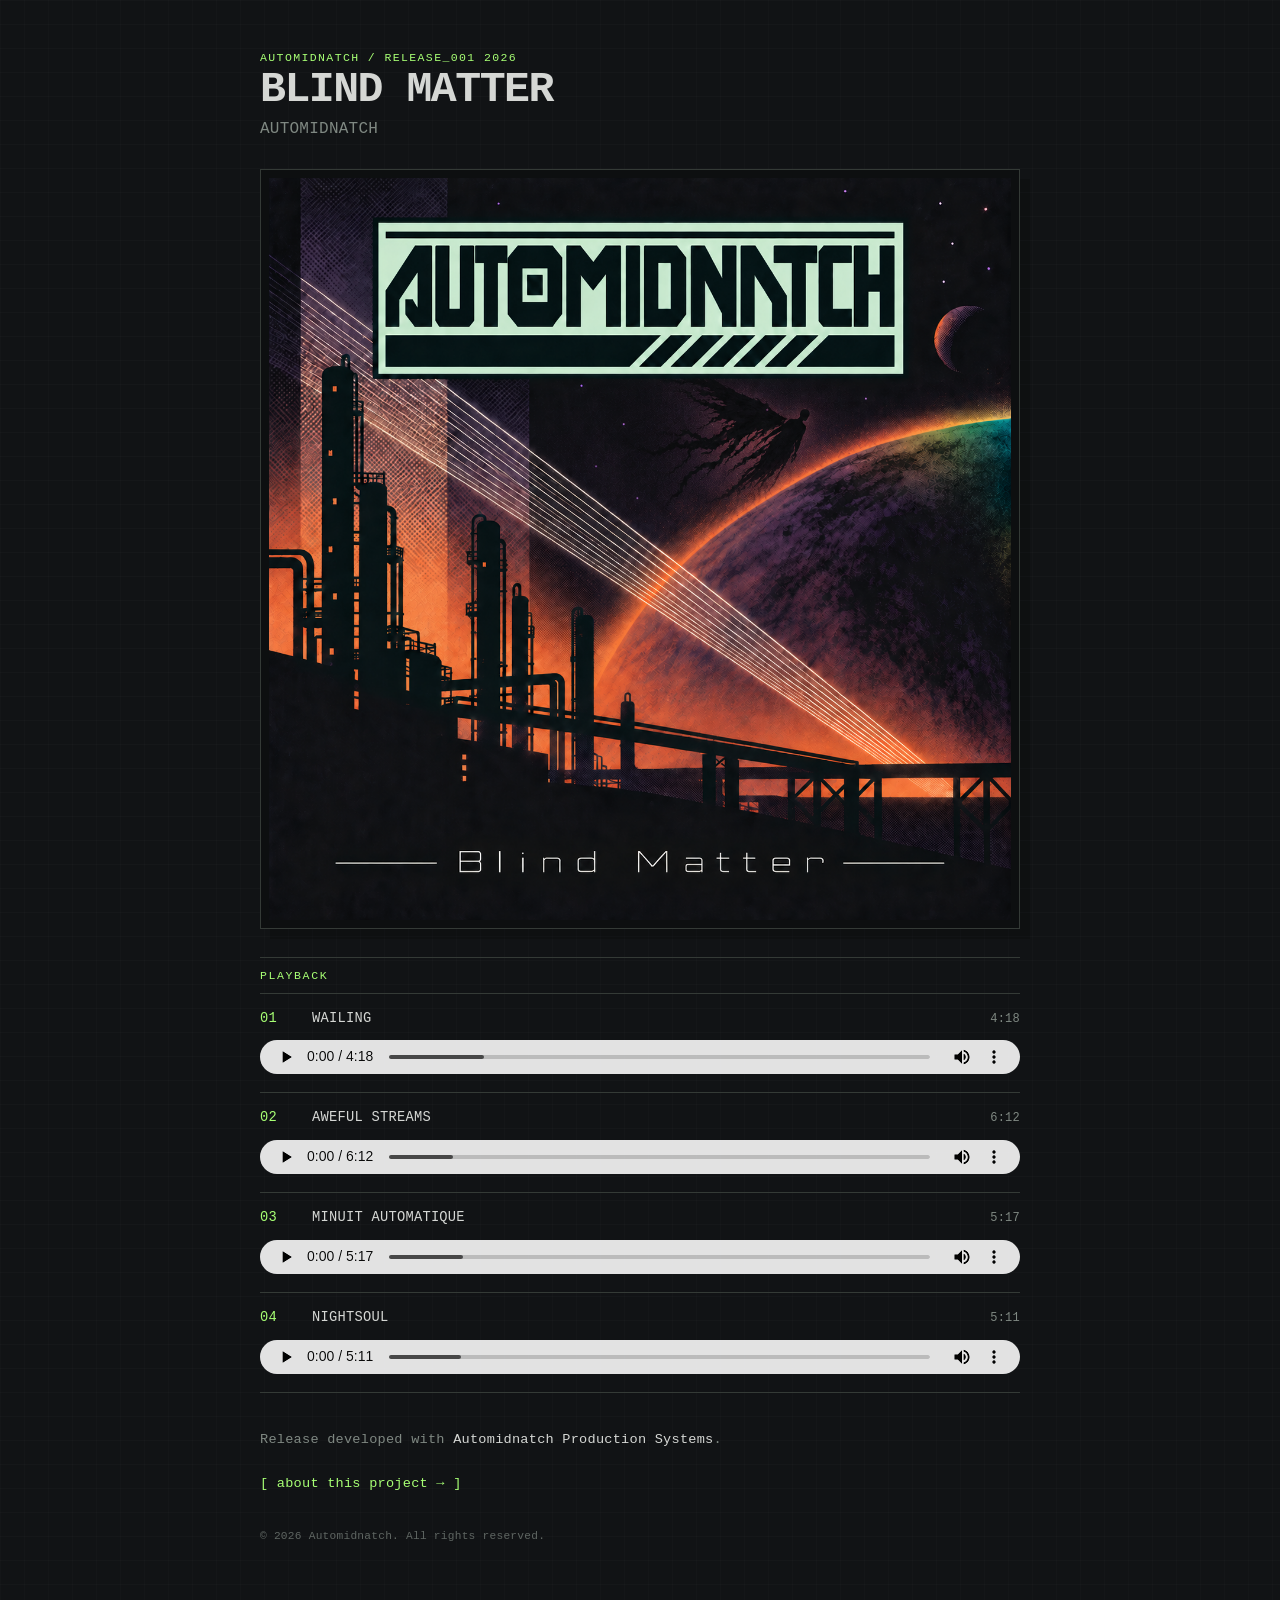
<file: index.html>
<!doctype html>
<html lang="en">
<head>
  <meta charset="utf-8">
  <meta name="viewport" content="width=device-width, initial-scale=1">
  <meta name="description" content="Automidnatch release page">
  <title>AUTOMIDNATCH — BLIND MATTER</title>
  <link rel="stylesheet" href="assets/css/style.css">
</head>
<body class="release-page">
  <main class="shell shell--release">
    <header class="release-header">
      <div class="micro-label">AUTOMIDNATCH / RELEASE_001 2026</div>
      <h1>BLIND MATTER</h1>
      <p class="artist">AUTOMIDNATCH</p>
    </header>

    <section class="cover-block">
      <img
        src="assets/images/cover-placeholder.png"
        alt="Release cover"
        class="cover"
      >
    </section>

    <section class="player-panel" aria-label="Release player">
      <div class="player-title">PLAYBACK</div>

      <article class="track" data-track="01">
        <div class="track-meta">
          <span class="track-number">01</span>
          <span class="track-name">WAILING</span>
          <span class="track-duration">--:--</span>
        </div>
        <audio controls preload="metadata">
          <source src="assets/audio/final/01 Wailing.mp3" type="audio/mpeg">
        </audio>
      </article>

      <article class="track" data-track="02">
        <div class="track-meta">
          <span class="track-number">02</span>
          <span class="track-name">AWEFUL STREAMS</span>
          <span class="track-duration">--:--</span>
        </div>
        <audio controls preload="metadata">
          <source src="assets/audio/final/02 Aweful Streams.mp3" type="audio/mpeg">
        </audio>
      </article>

      <article class="track" data-track="03">
        <div class="track-meta">
          <span class="track-number">03</span>
          <span class="track-name">MINUIT AUTOMATIQUE</span>
          <span class="track-duration">--:--</span>
        </div>
        <audio controls preload="metadata">
          <source src="assets/audio/final/03 Minuit Automatique.mp3" type="audio/mpeg">
        </audio>
      </article>

      <article class="track" data-track="04">
        <div class="track-meta">
          <span class="track-number">04</span>
          <span class="track-name">NIGHTSOUL</span>
          <span class="track-duration">--:--</span>
        </div>
        <audio controls preload="metadata">
          <source src="assets/audio/final/04 Nightsoul.mp3" type="audio/mpeg">
        </audio>
      </article>
    </section>

    <footer class="release-footer">
      <p>Release developed with <strong>Automidnatch Production Systems</strong>.</p>
      <a class="terminal-link" href="about.html">[ about this project → ]</a>
      <p class="copyright">
      © 2026 Automidnatch. All rights reserved.
      </p>
    </footer>
  </main>

  <script src="assets/js/site.js"></script>
</body>
</html>
</file>
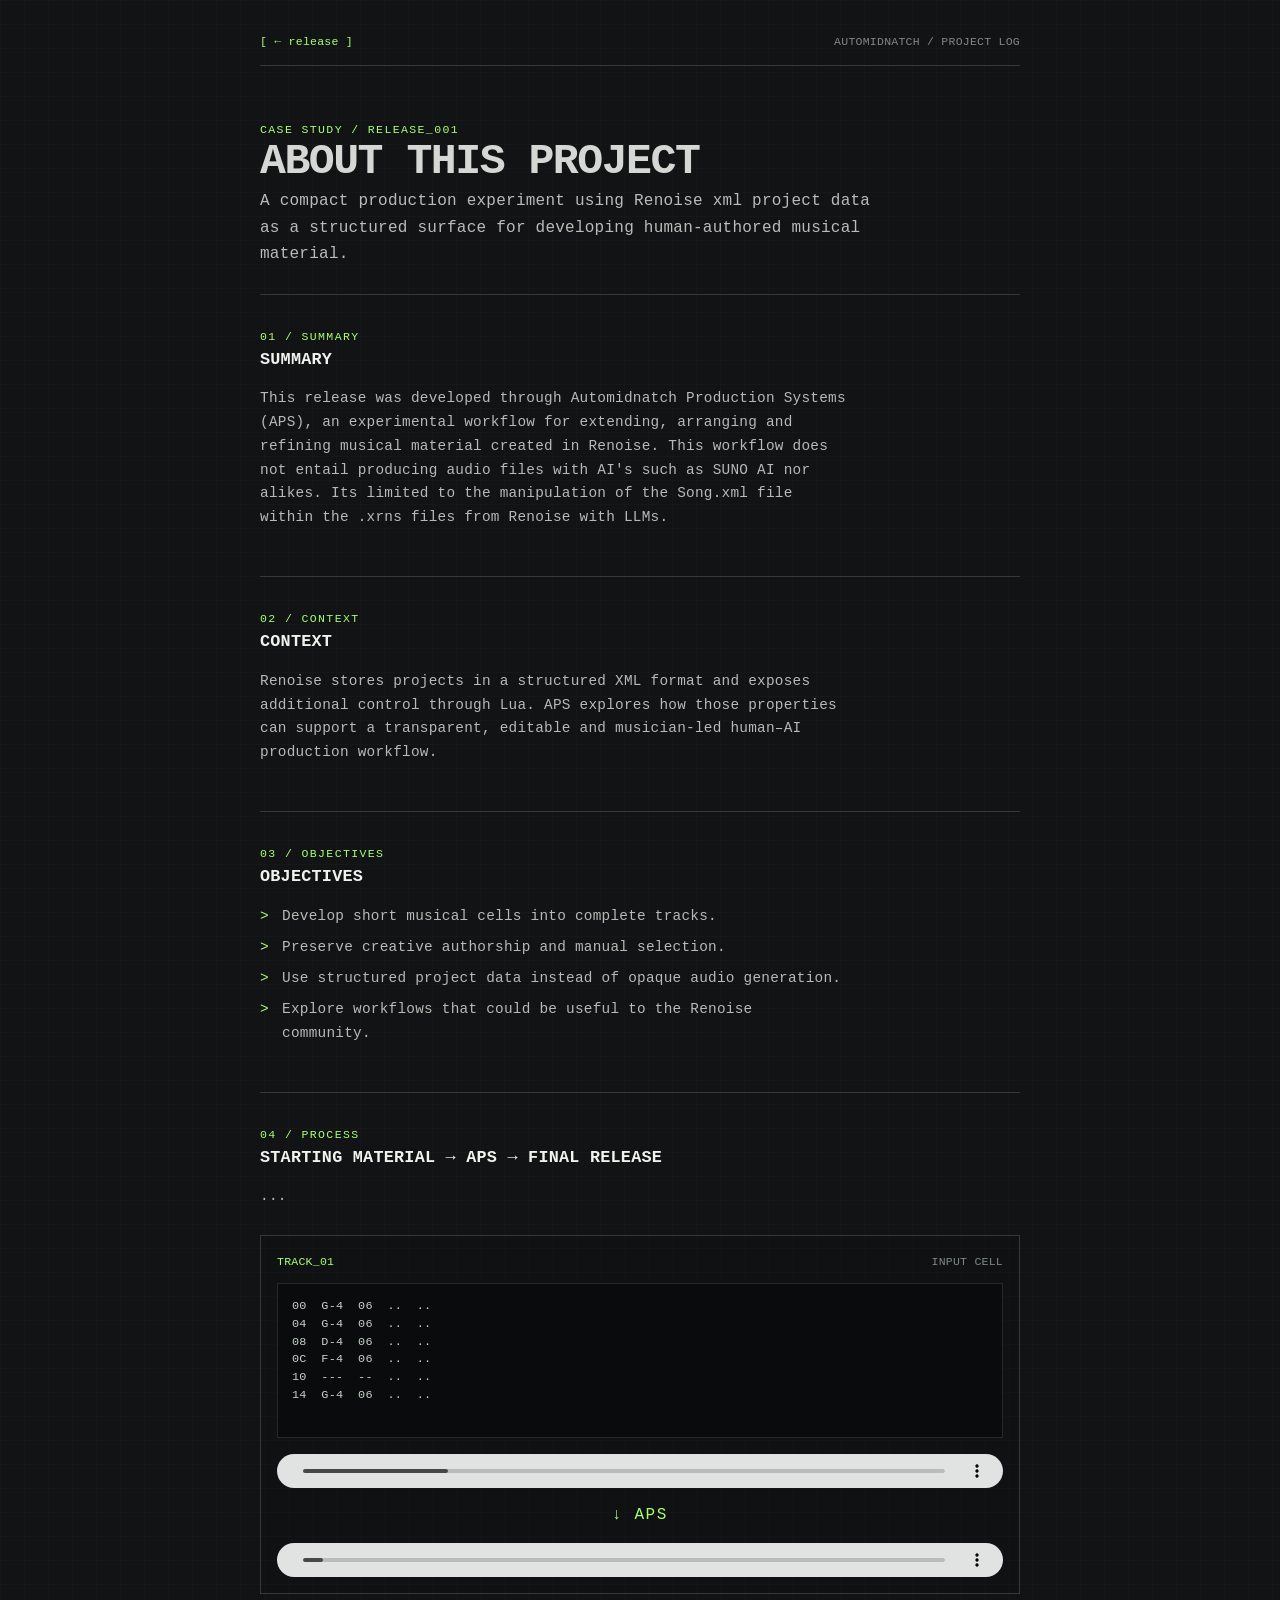
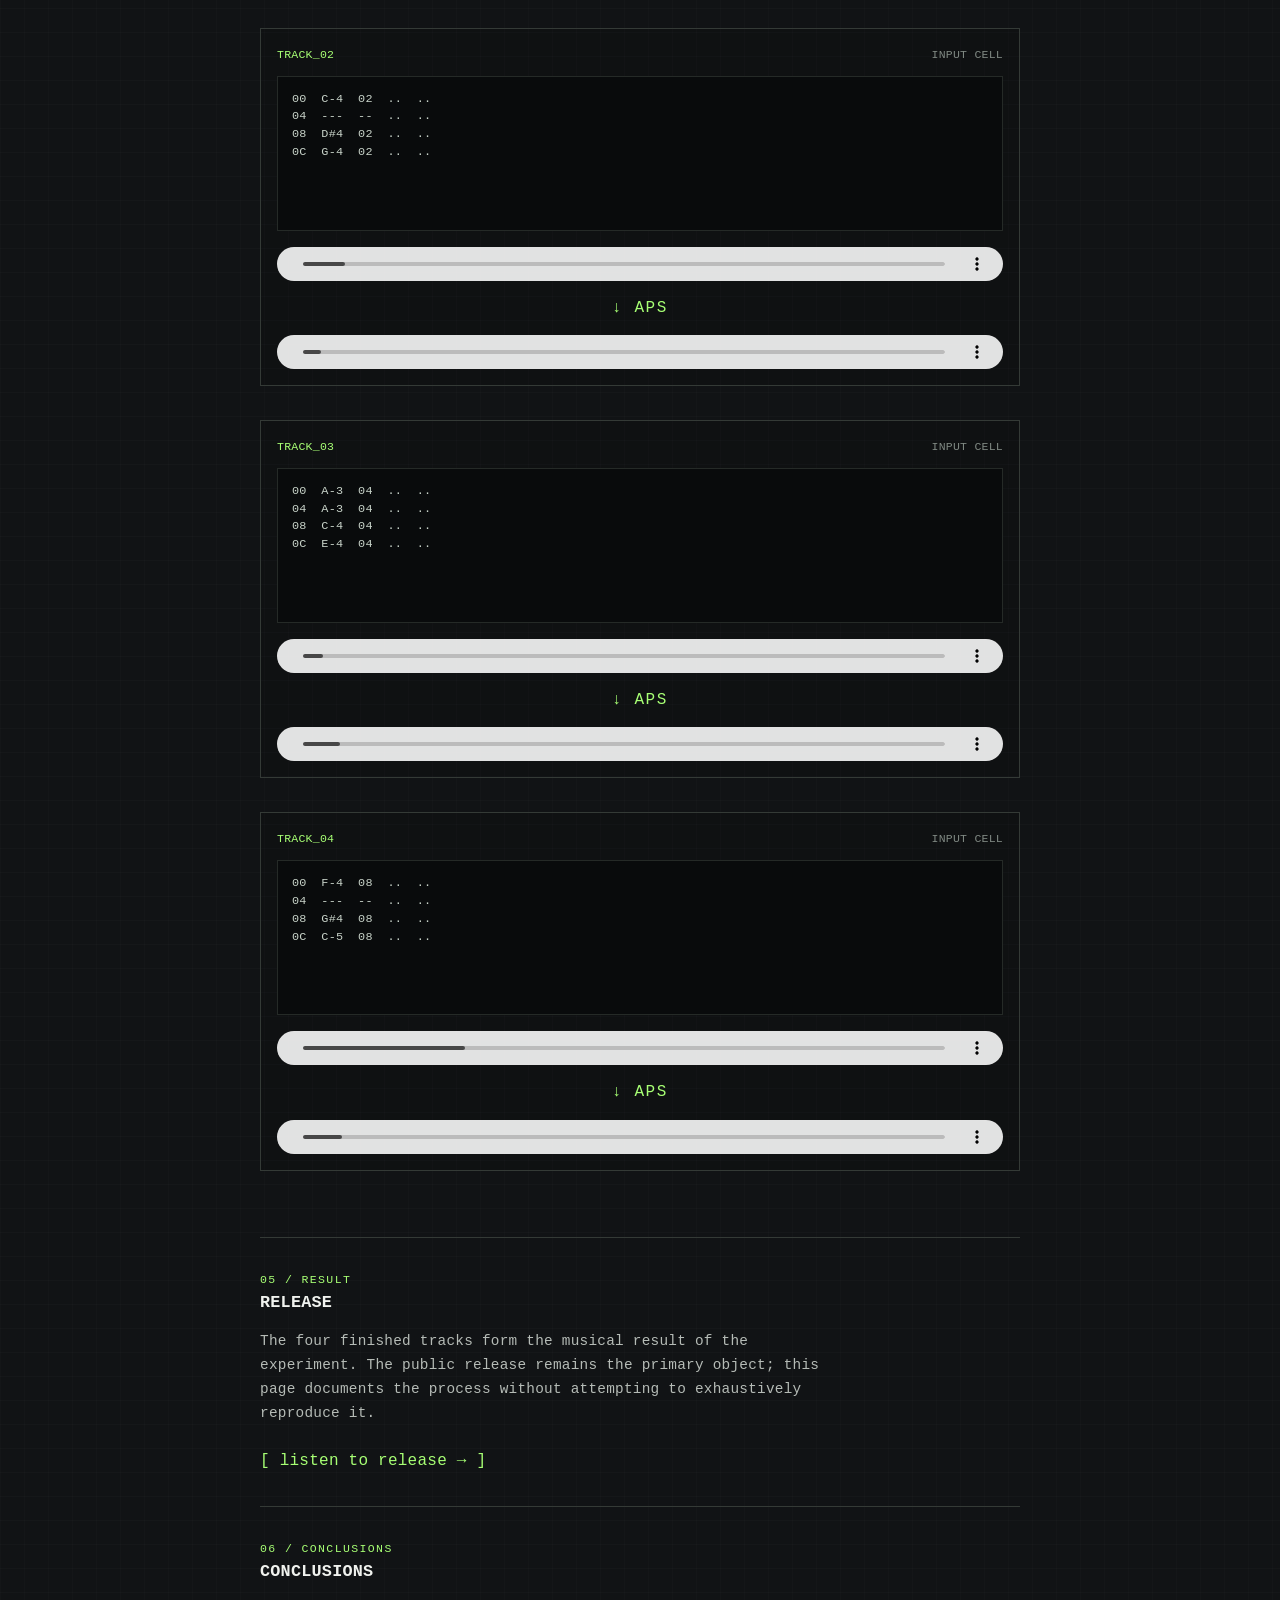
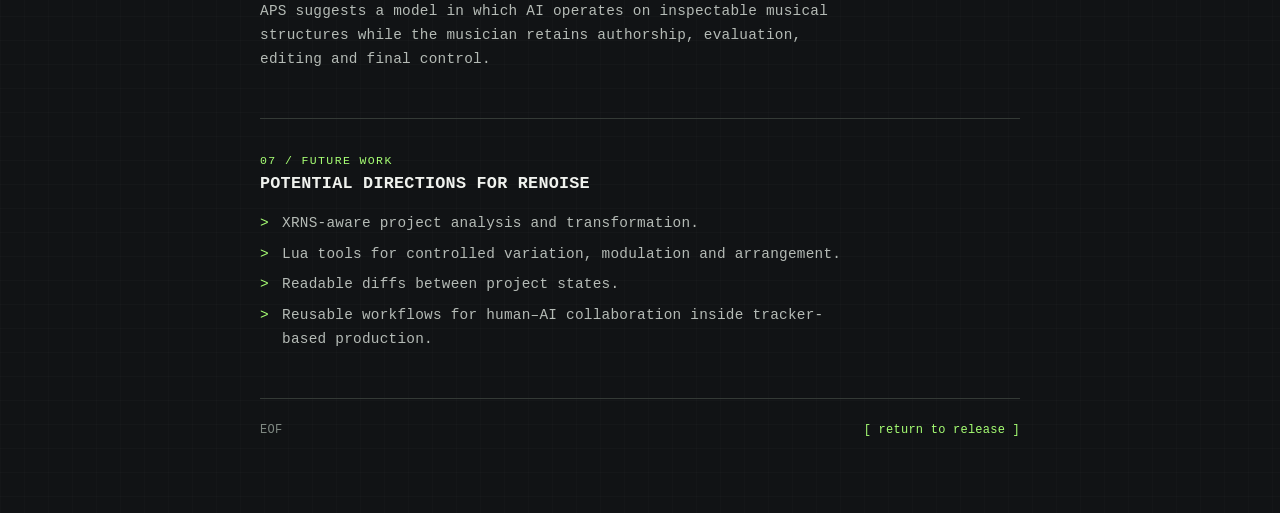
<file: about.html>
<!doctype html>
<html lang="en">
<head>
  <meta charset="utf-8">
  <meta name="viewport" content="width=device-width, initial-scale=1">
  <meta name="description" content="About the Automidnatch Production Systems release experiment">
  <title>ABOUT THIS PROJECT — AUTOMIDNATCH</title>
  <link rel="stylesheet" href="assets/css/style.css">
</head>
<body class="about-page">
  <main class="shell shell--about">

    <nav class="top-nav">
      <a class="terminal-link" href="index.html">[ ← release ]</a>
      <span>AUTOMIDNATCH / PROJECT LOG</span>
    </nav>

    <header class="about-header">
      <div class="micro-label">CASE STUDY / RELEASE_001</div>
      <h1>ABOUT THIS PROJECT</h1>
      <p class="lede">
        A compact production experiment using Renoise xml project data as a structured surface
        for developing human-authored musical material.
      </p>
    </header>

    <section class="log-section">
      <div class="section-tag">01 / SUMMARY</div>
      <h2>Summary</h2>
      <p>
        This release was developed through Automidnatch Production Systems (APS), an experimental
        workflow for extending, arranging and refining musical material created in Renoise. This workflow does not entail producing audio files with AI's such as SUNO AI nor alikes. Its limited to the manipulation of the Song.xml file within the .xrns files from Renoise with LLMs.
      </p>
    </section>

    <section class="log-section">
      <div class="section-tag">02 / CONTEXT</div>
      <h2>Context</h2>
      <p>
        Renoise stores projects in a structured XML format and exposes additional control through Lua.
        APS explores how those properties can support a transparent, editable and musician-led
        human–AI production workflow.
      </p>
    </section>

    <section class="log-section">
      <div class="section-tag">03 / OBJECTIVES</div>
      <h2>Objectives</h2>
      <ul class="terminal-list">
        <li>Develop short musical cells into complete tracks.</li>
        <li>Preserve creative authorship and manual selection.</li>
        <li>Use structured project data instead of opaque audio generation.</li>
        <li>Explore workflows that could be useful to the Renoise community.</li>
      </ul>
    </section>

    <section class="log-section process-section">
      <div class="section-tag">04 / PROCESS</div>
      <h2>Starting material → APS → final release</h2>
      <p class="section-intro">
        ...
      </p>

      <article class="aps-entry">
        <div class="aps-entry__header">
          <span>TRACK_01</span><span>INPUT CELL</span>
        </div>
        <pre class="tracker-block" data-snippet="assets/snippets/01.txt">Loading snippet…</pre>
        <audio controls preload="metadata">
          <source src="assets/audio/pre-aps/01 Wailing.mp3" type="audio/mpeg">
        </audio>
        <div class="transform-arrow">↓ APS</div>
        <audio controls preload="metadata">
          <source src="assets/audio/final/01 Wailing.mp3" type="audio/mpeg">
        </audio>
      </article>

      <article class="aps-entry">
        <div class="aps-entry__header">
          <span>TRACK_02</span><span>INPUT CELL</span>
        </div>
        <pre class="tracker-block" data-snippet="assets/snippets/02.txt">Loading snippet…</pre>
        <audio controls preload="metadata">
          <source src="assets/audio/pre-aps/02 Aweful Streams.mp3" type="audio/mpeg">
        </audio>
        <div class="transform-arrow">↓ APS</div>
        <audio controls preload="metadata">
          <source src="assets/audio/final/02 Aweful Streams.mp3" type="audio/mpeg">
        </audio>
      </article>

      <article class="aps-entry">
        <div class="aps-entry__header">
          <span>TRACK_03</span><span>INPUT CELL</span>
        </div>
        <pre class="tracker-block" data-snippet="assets/snippets/03.txt">Loading snippet…</pre>
        <audio controls preload="metadata">
          <source src="assets/audio/pre-aps/03 Minuit Automatique.mp3" type="audio/mpeg">
        </audio>
        <div class="transform-arrow">↓ APS</div>
        <audio controls preload="metadata">
          <source src="assets/audio/final/03 Minuit Automatique.mp3" type="audio/mpeg">
        </audio>
      </article>

      <article class="aps-entry">
        <div class="aps-entry__header">
          <span>TRACK_04</span><span>INPUT CELL</span>
        </div>
        <pre class="tracker-block" data-snippet="assets/snippets/04.txt">Loading snippet…</pre>
        <audio controls preload="metadata">
          <source src="assets/audio/pre-aps/04 Nightsoul.mp3" type="audio/mpeg">
        </audio>
        <div class="transform-arrow">↓ APS</div>
        <audio controls preload="metadata">
          <source src="assets/audio/final/04 Nightsoul.mp3" type="audio/mpeg">
        </audio>
      </article>
    </section>

    <section class="log-section">
      <div class="section-tag">05 / RESULT</div>
      <h2>Release</h2>
      <p>
        The four finished tracks form the musical result of the experiment. The public release remains
        the primary object; this page documents the process without attempting to exhaustively reproduce it.
      </p>
      <a class="terminal-link" href="index.html">[ listen to release → ]</a>
    </section>

    <section class="log-section">
      <div class="section-tag">06 / CONCLUSIONS</div>
      <h2>Conclusions</h2>
      <p>
        APS suggests a model in which AI operates on inspectable musical structures while the musician
        retains authorship, evaluation, editing and final control.
      </p>
    </section>

    <section class="log-section">
      <div class="section-tag">07 / FUTURE WORK</div>
      <h2>Potential directions for Renoise</h2>
      <ul class="terminal-list">
        <li>XRNS-aware project analysis and transformation.</li>
        <li>Lua tools for controlled variation, modulation and arrangement.</li>
        <li>Readable diffs between project states.</li>
        <li>Reusable workflows for human–AI collaboration inside tracker-based production.</li>
      </ul>
    </section>

    <footer class="project-footer">
      <span>EOF</span>
      <a class="terminal-link" href="index.html">[ return to release ]</a>
    </footer>
  </main>

  <script src="assets/js/site.js"></script>
</body>
</html>
</file>
<file: assets/css/style.css>
:root {
  --bg: #111315;
  --panel: #181b1d;
  --panel-2: #0d0f10;
  --text: #d5d7d4;
  --muted: #7f8882;
  --line: #343a36;
  --accent: #a7ff74;
  --accent-dim: #6e9f56;
  --warning: #d8c16f;
  --max: 760px;
  --mono: "Courier New", "Liberation Mono", monospace;
}

* { box-sizing: border-box; }

html { background: var(--bg); }

body {
  margin: 0;
  background:
    linear-gradient(rgba(255,255,255,.015) 1px, transparent 1px),
    linear-gradient(90deg, rgba(255,255,255,.01) 1px, transparent 1px),
    var(--bg);
  background-size: 24px 24px;
  color: var(--text);
  font-family: var(--mono);
  line-height: 1.65;
  letter-spacing: .015em;
}

a { color: inherit; }

.shell {
  width: min(calc(100% - 32px), var(--max));
  margin: 0 auto;
}

.shell--release {
  min-height: 100vh;
  padding: 48px 0 64px;
}

.shell--about {
  padding: 32px 0 72px;
}

.release-header,
.about-header {
  margin-bottom: 26px;
}

.micro-label,
.section-tag {
  color: var(--accent);
  font-size: .72rem;
  letter-spacing: .12em;
  text-transform: uppercase;
}

h1, h2, p { margin-top: 0; }

h1 {
  margin-bottom: 4px;
  font-size: clamp(1.65rem, 5vw, 2.7rem);
  font-weight: 700;
  line-height: 1.05;
  letter-spacing: -.035em;
}

h2 {
  font-size: 1.05rem;
  color: #f0f2ee;
  margin-bottom: 14px;
  text-transform: uppercase;
}

.artist {
  color: var(--muted);
  margin-bottom: 0;
}

.cover-block {
  border: 1px solid var(--line);
  background: var(--panel-2);
  padding: 8px;
  box-shadow: 10px 10px 0 rgba(0,0,0,.18);
}

.cover {
  display: block;
  width: 100%;
  aspect-ratio: 1;
  object-fit: cover;
  filter: saturate(.92) contrast(1.03);
}

.player-panel {
  margin-top: 28px;
  border-top: 1px solid var(--line);
}

.player-title {
  padding: 8px 0;
  color: var(--accent);
  font-size: .72rem;
  letter-spacing: .14em;
  border-bottom: 1px solid var(--line);
}

.track {
  padding: 14px 0 18px;
  border-bottom: 1px solid var(--line);
}

.track-meta {
  display: grid;
  grid-template-columns: 42px 1fr auto;
  gap: 10px;
  align-items: baseline;
  margin-bottom: 10px;
  font-size: .86rem;
}

.track-number {
  color: var(--accent);
}

.track-duration {
  color: var(--muted);
  font-size: .75rem;
}

audio {
  display: block;
  width: 100%;
  height: 34px;
  filter: grayscale(1) contrast(1.25);
  opacity: .88;
}

.release-footer {
  margin-top: 36px;
  color: var(--muted);
  font-size: .85rem;
}

.release-footer strong {
  color: var(--text);
  font-weight: 400;
}

.terminal-link {
  display: inline-block;
  margin-top: 8px;
  color: var(--accent);
  text-decoration: none;
}

.terminal-link:hover,
.terminal-link:focus {
  color: #111;
  background: var(--accent);
  outline: none;
}

.top-nav {
  display: flex;
  justify-content: space-between;
  gap: 18px;
  padding-bottom: 14px;
  margin-bottom: 54px;
  border-bottom: 1px solid var(--line);
  color: var(--muted);
  font-size: .72rem;
}

.top-nav .terminal-link { margin-top: 0; }

.lede {
  max-width: 64ch;
  color: #b9bdb8;
  font-size: 1rem;
}

.log-section {
  padding: 32px 0;
  border-top: 1px solid var(--line);
}

.log-section p,
.terminal-list {
  max-width: 68ch;
  color: #b5bbb6;
  font-size: .9rem;
}

.terminal-list {
  padding-left: 0;
  list-style: none;
}

.terminal-list li {
  position: relative;
  padding-left: 22px;
  margin-bottom: 7px;
}

.terminal-list li::before {
  content: ">";
  position: absolute;
  left: 0;
  color: var(--accent);
}

.section-intro {
  margin-bottom: 26px;
}

.aps-entry {
  margin: 26px 0 34px;
  padding: 16px;
  border: 1px solid var(--line);
  background: rgba(0,0,0,.12);
}

.aps-entry__header {
  display: flex;
  justify-content: space-between;
  color: var(--muted);
  font-size: .72rem;
  margin-bottom: 12px;
}

.aps-entry__header span:first-child {
  color: var(--accent);
}

.tracker-block {
  min-height: 155px;
  max-height: 330px;
  overflow: auto;
  margin: 0 0 16px;
  padding: 14px;
  color: #c8d3c9;
  background: #090b0c;
  border: 1px solid #252a27;
  font-family: var(--mono);
  font-size: .74rem;
  line-height: 1.5;
  white-space: pre;
  tab-size: 2;
}

.transform-arrow {
  margin: 14px 0;
  color: var(--accent);
  text-align: center;
  letter-spacing: .1em;
}

.project-footer {
  display: flex;
  justify-content: space-between;
  gap: 16px;
  padding-top: 22px;
  border-top: 1px solid var(--line);
  color: var(--muted);
  font-size: .75rem;
}

.project-footer .terminal-link {
  margin-top: 0;
}

@media (max-width: 600px) {
  .shell--release { padding-top: 28px; }
  .top-nav {
    align-items: flex-start;
    flex-direction: column;
    margin-bottom: 38px;
  }
  .track-meta {
    grid-template-columns: 34px 1fr;
  }
  .track-duration {
    display: none;
  }
  .aps-entry {
    padding: 12px;
  }
}


.copyright {
  margin-top: 32px;
  font-size: 0.7rem;
  color: var(--muted);
  opacity: 0.7;
}
</file>
